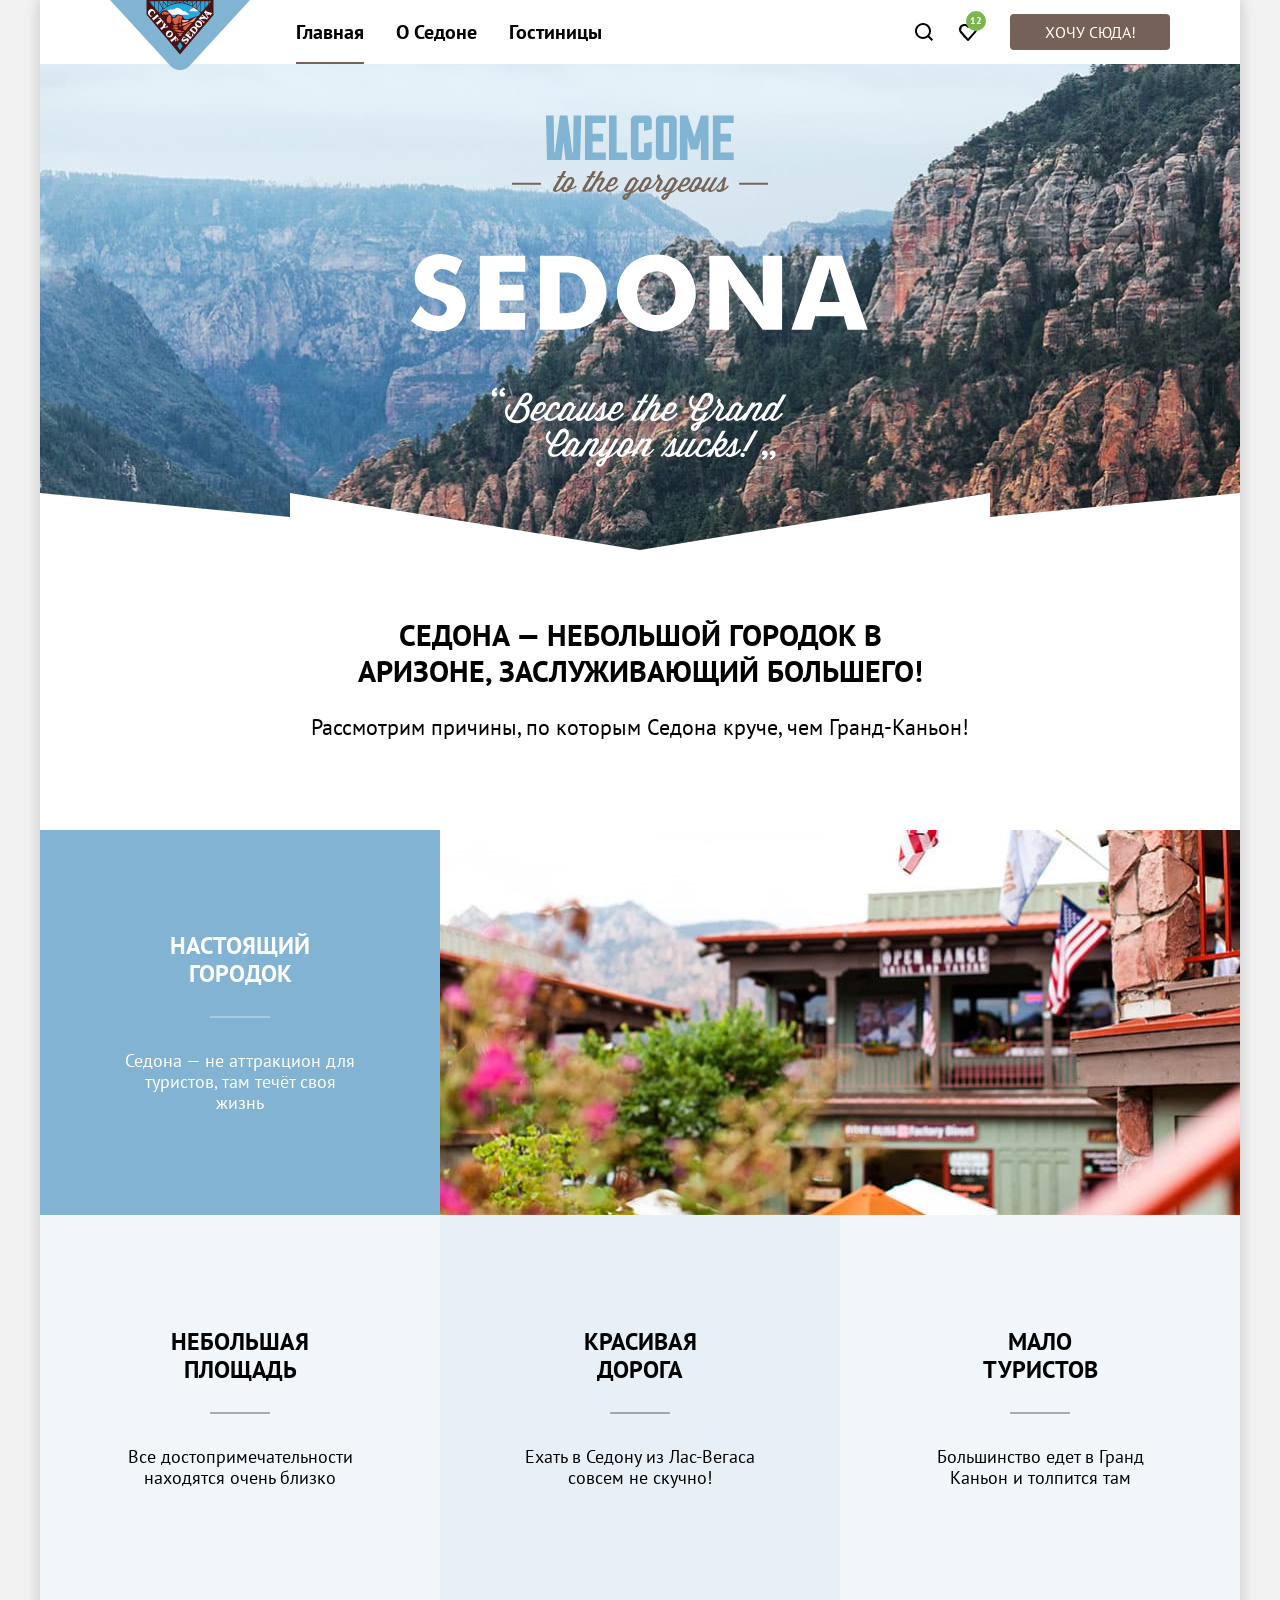
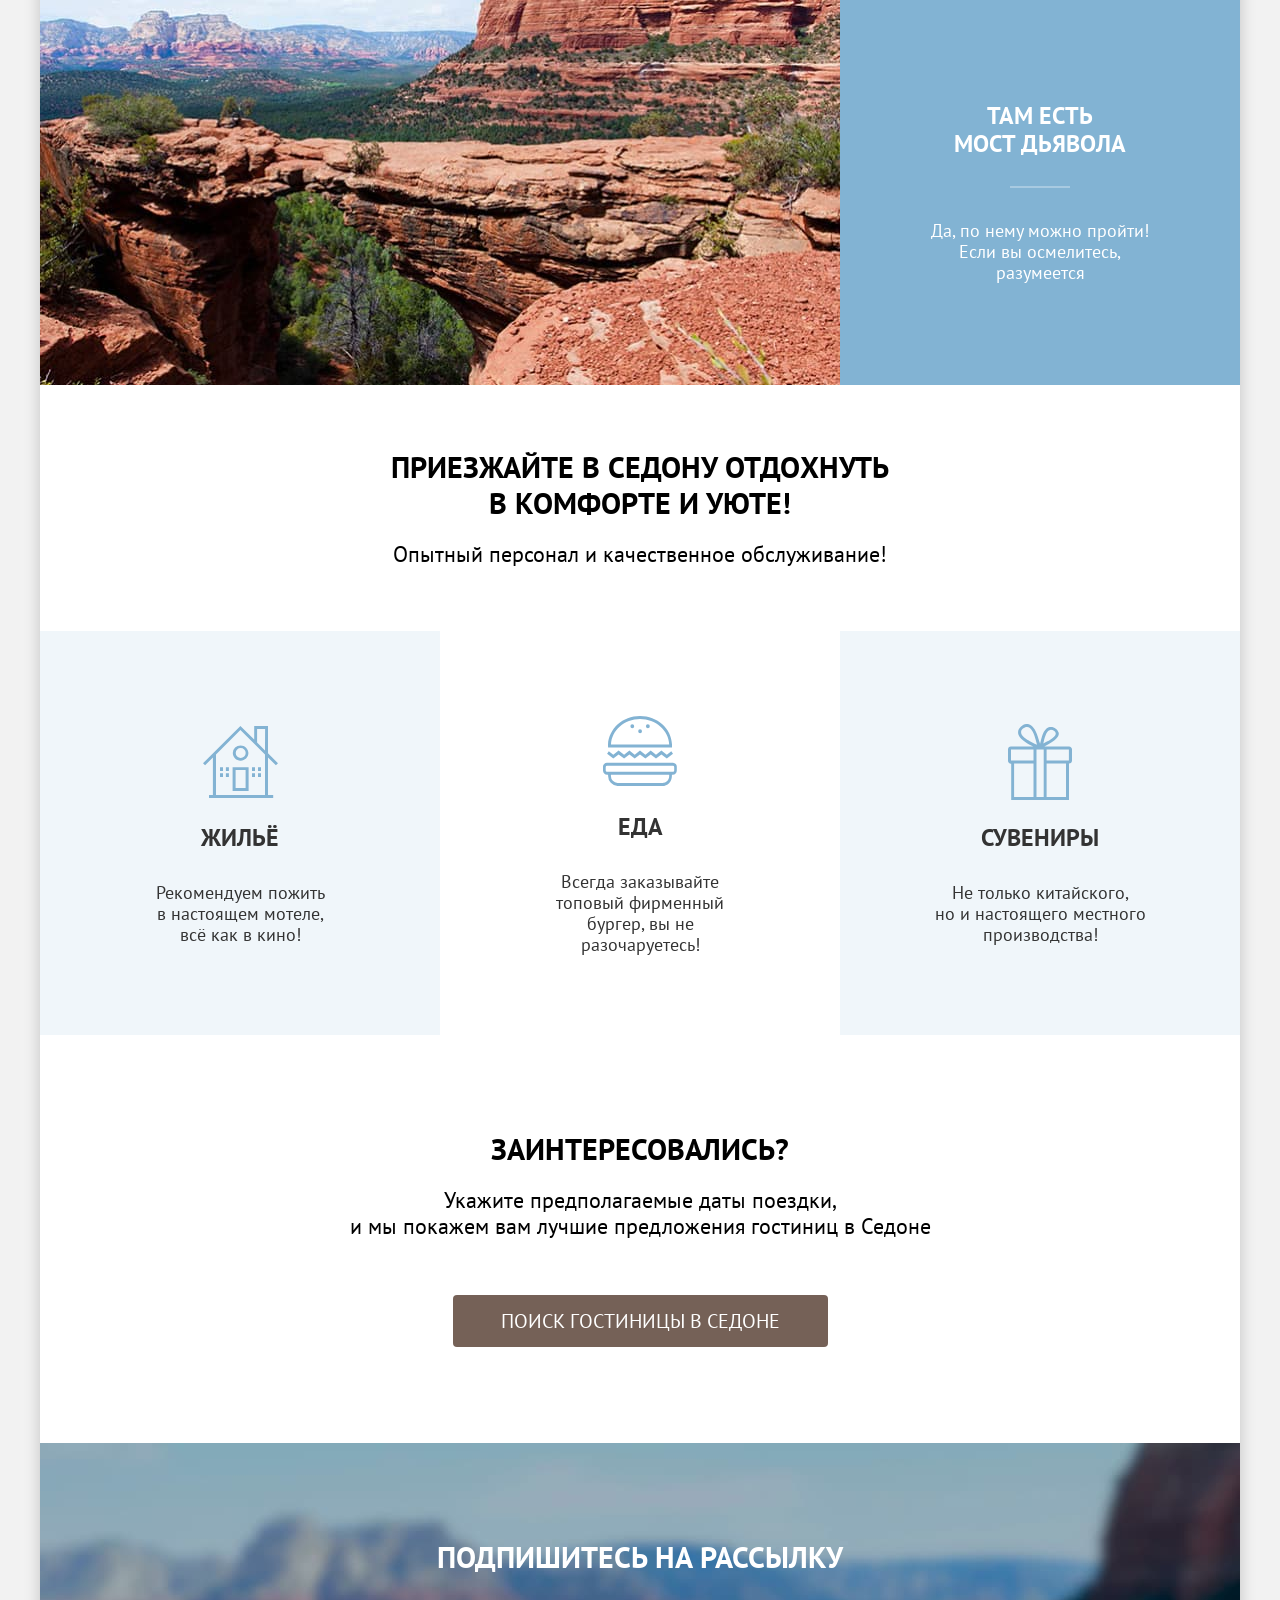
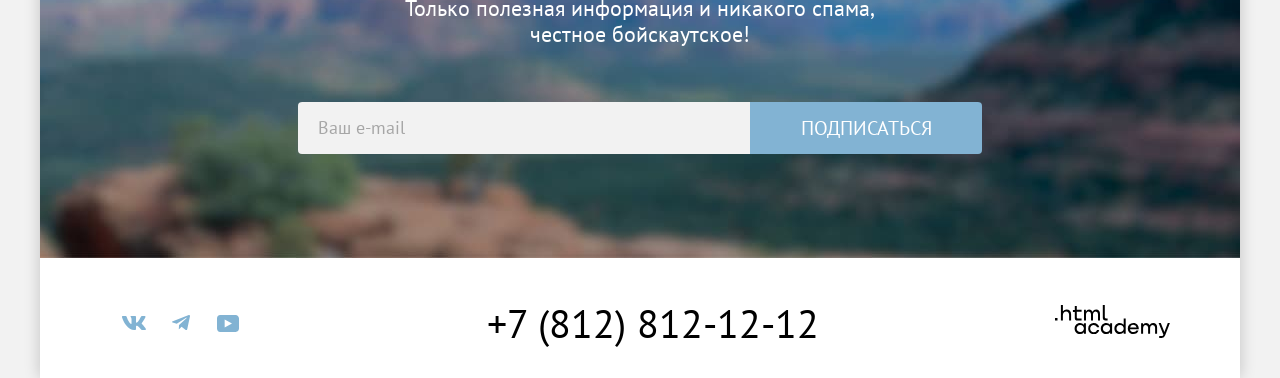
<file: index.html>
<!doctype html>
<html lang="ru">
  <head>
    <meta charset="utf-8" />
    <title>HTML Academy: Sedona</title>
    <link rel="stylesheet" href="styles/styles.css" />
    <link rel="icon" href="favicon.ico" sizes="32x32" />
    <script type="module" src="scripts/scripts.js"></script>
  </head>
  <body>
    <header class="page-header">
      <div class="page-header__container container">
        <div class="page-header__logo logo">
          <a class="logo__link">
            <img
              src="images/logo.svg"
              width="140"
              height="70"
              alt="Логотип Седона"
            />
          </a>
        </div>

        <nav class="page-header__navigation navigation">
          <ul class="navigation__list">
            <li class="navigation__item">
              <a class="navigation__link" aria-current="page">Главная</a>
            </li>
            <li class="navigation__item">
              <a href="#" class="navigation__link">О Седоне</a>
            </li>
            <li class="navigation__item">
              <a href="catalog.html" class="navigation__link">Гостиницы</a>
            </li>
          </ul>

          <ul class="navigation__list navigation__list--user">
            <li class="navigation__item">
              <a href="#" class="navigation__link navigation__link--search">
                <span class="visually-hidden">Поиск</span>
              </a>
            </li>
            <li class="navigation__item">
              <a href="#" class="navigation__link navigation__link--favorites">
                <span class="visually-hidden">Отелей в избранном:</span>
                <span class="navigation__favorites">12</span>
              </a>
            </li>
            <li class="navigation__item">
              <a href="#" class="navigation__button button button--brown"
                >Хочу сюда!</a
              >
            </li>
          </ul>
        </nav>
      </div>
    </header>

    <main class="page-main">
      <h1 class="visually-hidden">Седона - туры по США</h1>

      <div class="page-main__banner banner">
        <img
          src="images/welcome.svg"
          width="458"
          height="352"
          alt="Welcome to the gorgeous Sedona. Because theGrand Canyon sucks"
          class="promo__image"
        />
      </div>

      <div class="page-main__promo promo promo--big">
        <p class="promo__text">
          <b>Седона — небольшой городок в Аризоне, заслуживающий большего!</b>
        </p>

        <p>Рассмотрим причины, по которым Седона круче, чем Гранд-Каньон!</p>
      </div>

      <section class="page-main__features features">
        <h2 class="features__title visually-hidden">
          Почему Седона круче, чем Гранд-Каньон?
        </h2>

        <ul class="features__list">
          <li class="features__item">
            <section class="feature feature--with-image">
              <div class="feature__description">
                <h3>Настоящий городок</h3>
                <p>Седона — не аттракцион для туристов, там течёт своя жизнь</p>
              </div>

              <div class="feature__image">
                <img
                  src="images/features/photo-1.jpg"
                  width="800"
                  height="385"
                  alt="Дома Седоны"
                  class="feature__photo"
                />
              </div>
            </section>
          </li>

          <li class="features__item">
            <section class="feature">
              <div class="feature__description">
                <h3>Небольшая площадь</h3>
                <p>Все достопримечательности находятся очень близко</p>
              </div>
            </section>
          </li>

          <li class="features__item">
            <section class="feature">
              <div class="feature__description">
                <h3>Красивая<br />дорога</h3>
                <p>Ехать в Седону из Лас-Вегаса совсем не скучно!</p>
              </div>
            </section>
          </li>

          <li class="features__item">
            <section class="feature">
              <div class="feature__description">
                <h3>Мало<br />туристов</h3>
                <p>Большинство едет в Гранд Каньон и толпится там</p>
              </div>
            </section>
          </li>

          <li class="features__item">
            <section class="feature feature--with-image">
              <div class="feature__image">
                <img
                  src="images/features/photo-2.jpg"
                  width="800"
                  height="385"
                  alt="Мост дьявола"
                  class="feature__photo"
                />
              </div>

              <div class="feature__description">
                <h3>Там есть мост&nbsp;дьявола</h3>
                <p>Да, по нему можно пройти! Если вы осмелитесь, разумеется</p>
              </div>
            </section>
          </li>
        </ul>
      </section>

      <div class="page-main__promo promo">
        <p class="promo__text">
          <b>Приезжайте в Седону отдохнуть в&nbsp;комфорте и уюте!</b>
        </p>

        <p>Опытный персонал и качественное обслуживание!</p>
      </div>

      <section class="facilities">
        <h2 class="facilities__title visually-hidden">Удобства</h2>

        <ul class="facilities__list">
          <li class="facilities__item facilities__item--house">
            <h3>Жильё</h3>
            <p>
              Рекомендуем пожить в&nbsp;настоящем мотеле,<br />всё как в кино!
            </p>
          </li>

          <li class="facilities__item facilities__item--food">
            <h3>Еда</h3>
            <p>
              Всегда заказывайте<br />топовый фирменный бургер, вы не
              разочаруетесь!
            </p>
          </li>

          <li class="facilities__item facilities__item--gifts">
            <h3>Сувениры</h3>
            <p>
              Не только китайского, но&nbsp;и&nbsp;настоящего местного
              производства!
            </p>
          </li>
        </ul>
      </section>

      <div class="subscribe">
        <p>
          <b>Заинтересовались?</b>
        </p>

        <p>
          Укажите предполагаемые даты поездки,<br />и мы покажем вам лучшие
          предложения гостиниц в Седоне
        </p>

        <a
          href="#"
          class="subscribe__link button button--brown"
          id="hotel-search-btn"
          >Поиск гостиницы в седоне</a
        >
      </div>
    </main>

    <footer class="page-footer">
      <section class="page-footer__subscribe subscribe subscribe--with-bg">
        <div class="container subscribe__container">
          <h2>Подпишитесь на рассылку</h2>

          <p>
            Только полезная информация и никакого спама,<br />честное
            бойскаутское!
          </p>

          <form
            class="subscribe__form"
            action="https://echo.htmlacademy.ru/"
            method="post"
          >
            <input
              type="email"
              name="email"
              class="subscribe__field field"
              placeholder="Ваш e-mail"
              autocomplete="email"
              required
            />
            <button type="submit" class="subscribe__button button button--blue">
              Подписаться
            </button>
          </form>
        </div>
      </section>

      <div class="page-footer__container container">
        <section class="page-footer__social social">
          <h2 class="social__title visually-hidden">Мы в социальных сетях</h2>

          <ul class="social__list">
            <li class="social__item">
              <a href="#" class="social__link">
                <span class="visually-hidden">ВК</span>
                <svg
                  width="24"
                  height="14"
                  viewBox="0 0 24 14"
                  fill="none"
                  xmlns="http://www.w3.org/2000/svg"
                  aria-hidden="true"
                  focusable="false"
                >
                  <path
                    fill-rule="evenodd"
                    clip-rule="evenodd"
                    d="M23.45 0.948C23.616 0.402 23.45 0 22.655 0H20.03C19.362 0 19.054 0.347 18.887 0.73C18.887 0.73 17.552 3.926 15.661 6.002C15.049 6.604 14.771 6.795 14.437 6.795C14.27 6.795 14.019 6.604 14.019 6.057V0.948C14.019 0.292 13.835 0 13.279 0H9.151C8.734 0 8.483 0.304 8.483 0.593C8.483 1.214 9.429 1.358 9.526 3.106V6.904C9.526 7.737 9.373 7.888 9.039 7.888C8.149 7.888 5.984 4.677 4.699 1.003C4.45 0.288 4.198 0 3.527 0H0.9C0.15 0 0 0.347 0 0.73C0 1.412 0.89 4.8 4.145 9.281C6.315 12.341 9.37 14 12.153 14C13.822 14 14.028 13.632 14.028 12.997V10.684C14.028 9.947 14.186 9.8 14.715 9.8C15.105 9.8 15.772 9.992 17.33 11.467C19.11 13.216 19.403 14 20.405 14H23.03C23.78 14 24.156 13.632 23.94 12.904C23.702 12.18 22.852 11.129 21.725 9.882C21.113 9.172 20.195 8.407 19.916 8.024C19.527 7.533 19.638 7.314 19.916 6.877C19.916 6.877 23.116 2.451 23.449 0.948H23.45Z"
                    fill="currentColor"
                  />
                </svg>
              </a>
            </li>
            <li class="social__item">
              <a href="#" class="social__link">
                <span class="visually-hidden">Телеграмм</span>
                <svg
                  width="18"
                  height="16"
                  viewBox="0 0 18 16"
                  fill="none"
                  xmlns="http://www.w3.org/2000/svg"
                  aria-hidden="true"
                  focusable="false"
                >
                  <path
                    d="M16.785 0.0992597L0.840489 6.24776C-0.247661 6.68481 -0.241365 7.29184 0.640845 7.56253L4.73445 8.83953L14.2058 2.8637C14.6537 2.59121 15.0629 2.7378 14.7265 3.03636L7.05283 9.96185H7.05103L7.05283 9.96275L6.77045 14.1823C7.18413 14.1823 7.36669 13.9925 7.59871 13.7686L9.58705 11.8351L13.7229 14.89C14.4855 15.31 15.0332 15.0941 15.2229 14.1841L17.9379 1.38885C18.2158 0.274623 17.5126 -0.229883 16.785 0.0992597Z"
                    fill="currentColor"
                  />
                </svg>
              </a>
            </li>
            <li class="social__item">
              <a href="#" class="social__link">
                <span class="visually-hidden">YouTube</span>
                <svg
                  width="22"
                  height="17"
                  viewBox="0 0 22 17"
                  fill="none"
                  xmlns="http://www.w3.org/2000/svg"
                  aria-hidden="true"
                  focusable="false"
                >
                  <path
                    d="M18.607 0H3.17413C1.31343 0 0 1.59375 0 3.4V13.4937C0 15.4062 1.31343 17 3.17413 17H18.8259C20.4677 17 22 15.4062 22 13.6V3.4C21.7811 1.59375 20.4677 0 18.607 0ZM7.66169 12.5375V4.4625L14.995 8.5L7.66169 12.5375Z"
                    fill="currentColor"
                  />
                </svg>
              </a>
            </li>
          </ul>
        </section>

        <section class="page-footer__contacts contacts">
          <h2 class="contacts__title visually-hidden">Контакты</h2>

          <ul class="contacts__list">
            <li class="contacts__item">
              <a href="tel:78128121212" class="contacts__link"
                >+7 (812) 812-12-12</a
              >
            </li>
          </ul>
        </section>

        <div class="page-footer__academy academy">
          <a
            href="https://htmlacademy.ru/intensive/htmlcss"
            class="academy__link"
          >
            <span class="visually-hidden">HTML Academy логотип</span>
            <svg
              xmlns="http://www.w3.org/2000/svg"
              width="115"
              height="33"
              fill="none"
              viewBox="0 0 115 33"
            >
              <path
                fill="currentColor"
                d="M0 12.9v2.6h2.5v-2.6zM11.6 4.5Q9.2 4.6 8 6.2h-.1V0h-2v15.5h2v-5.3c0-2.1 1.3-3.6 3.3-3.6 1.8 0 2.9 1.4 2.9 3.2v5.7h2V9.4c.1-3-1.8-4.9-4.5-4.9M26.6 4.8h-4.8V1.1h-2v3.8h-1.9v2h1.9v6q0 2.6 2.7 2.7h4.1v-2h-3.7q-1 0-1.1-1.1V6.8h4.8zM41.1 4.6q-2.5 0-3.5 2.1h-.1a4 4 0 0 0-3.4-2.1Q32 4.8 31 6.4h-.1V4.8H29v10.6h2V10c0-2 1-3.5 2.6-3.5q2.3.1 2.4 2.6v6.3h2V9.8c0-2.4 1.4-3.3 2.6-3.3q2.3.1 2.4 2.6v6.3h2V8.9c.1-2.5-1.4-4.3-3.9-4.3M47.8 12.7q0 2.6 2.8 2.7h2v-2h-1.7q-1 0-1.1-1.1V0h-2zM28.9 19.7a5 5 0 0 0-3.9-1.8c-3.1 0-5.4 2.3-5.4 5.6s2.3 5.6 5.4 5.6q2.7-.1 3.8-1.9h.1v1.6h2V18.2h-2zm-3.6 7.4a3.5 3.5 0 0 1-3.6-3.6c0-2 1.4-3.6 3.6-3.6s3.6 1.6 3.6 3.6c0 1.9-1.4 3.6-3.6 3.6M44.2 22c-.5-2.4-2.6-4.1-5.4-4.1a5.4 5.4 0 0 0-5.6 5.6c0 3.1 2.2 5.6 5.6 5.6 2.8 0 4.9-1.8 5.4-4.2h-2.1a3.4 3.4 0 0 1-3.3 2.3 3.5 3.5 0 0 1-3.6-3.6c0-2 1.4-3.6 3.6-3.6q2.5.2 3.3 2.2h2.1zM55.1 19.7a5 5 0 0 0-3.9-1.8c-3.1 0-5.4 2.3-5.4 5.6s2.3 5.6 5.4 5.6q2.7-.1 3.8-1.9h.1v1.6h2V18.2h-2zm-3.6 7.4a3.5 3.5 0 0 1-3.6-3.6c0-2 1.4-3.6 3.6-3.6s3.6 1.6 3.6 3.6c0 1.9-1.5 3.6-3.6 3.6M68.7 19.8a5 5 0 0 0-3.9-1.9c-3.1 0-5.4 2.3-5.4 5.6s2.2 5.6 5.4 5.6q2.6-.1 3.8-1.8h.1v1.5h2V13.4h-2zm-3.6 7.3a3.5 3.5 0 0 1-3.6-3.6c0-2 1.4-3.6 3.6-3.6s3.6 1.6 3.6 3.6c-.1 2-1.5 3.6-3.6 3.6M78.3 17.9a5.4 5.4 0 0 0-5.5 5.6c0 3 2.1 5.6 5.5 5.6 2.5 0 4.5-1.3 5.2-3.6h-2.1q-.8 1.6-3 1.6c-1.9 0-3.3-1.3-3.4-2.9h8.8c.2-3.6-2-6.3-5.5-6.3m0 1.9q2.7.1 3.3 2.6h-6.5a3 3 0 0 1 3.2-2.6M98.2 17.9a4 4 0 0 0-3.6 2h-.1q-1-1.9-3.4-2-2.2 0-3.1 1.8v-1.5h-1.9v10.6h2v-5.4q.1-3.2 2.6-3.5 2.3.1 2.4 2.6v6.3h2v-5.6c0-2.4 1.4-3.3 2.6-3.3q2.3.1 2.4 2.6v6.3h2v-6.5c.1-2.6-1.4-4.4-3.9-4.4M109.4 27l-3.6-8.9h-2.2l4.8 11.6q-.3 1.3-1.7 1.2h-2.5v2h2.5q2.6 0 3.5-2.6l4.7-12.2h-2.1z"
              />
            </svg>
          </a>
        </div>
      </div>
    </footer>

    <dialog id="hotel-search-dialog" class="modal" closedby="any">
      <button
        class="modal__close button button--grey"
        type="button"
        id="close-button"
      >
        <span class="visually-hidden">Закрыть модальное окно</span>
      </button>

      <div class="hotel-search">
        <h2 class="hotel-search__title">Поиск гостиницы в Седоне</h2>

        <form
          class="hotel-search__form"
          method="post"
          action="https://echo.htmlacademy.ru/"
        >
          <label for="checkin-date" class="hotel-search__label"
            >Дата заезда:</label
          >
          <div class="hotel-search__date">
            <input
              type="text"
              id="checkin-date"
              name="checkin-date"
              class="hotel-search__field field"
              placeholder="Укажите дату"
              required
            />
          </div>

          <p
            class="hotel-search__notification notification notification--error"
          >
            Мы не можем отправить вас в прошлое.
          </p>

          <label for="checkout-date" class="hotel-search__label"
            >Дата выезда:</label
          >
          <div class="hotel-search__date">
            <input
              type="text"
              id="checkout-date"
              name="checkout-date"
              class="hotel-search__field field"
              placeholder="Укажите дату"
            />
          </div>

          <p class="hotel-search__notification notification">
            На эти даты есть свободные номера. Пока есть.
          </p>

          <label for="adults" class="hotel-search__label">Взрослые:</label>
          <p class="hotel-search__count">
            <button class="hotel-search__dec button button--grey" type="button">
              <span class="visually-hidden">Уменьшить количество</span>
              <span class="hotel-search__indicator"></span>
            </button>
            <input
              type="number"
              name="adults"
              id="adults"
              value="2"
              class="hotel-search__field field"
            />
            <button class="hotel-search__inc button button--grey" type="button">
              <span class="visually-hidden">Увеличить количество</span>
              <span class="hotel-search__indicator"></span>
            </button>
          </p>

          <div class="hotel-search__wrapper">
            <label
              for="children"
              class="hotel-search__label hotel-search__label--with-tooltip"
            >
              Дети:
            </label>

            <div class="hotel-search__tooltip tooltip">
              <button
                class="tooltip__button button button--blue"
                type="button"
                popovertarget="info-popover"
              >
                <span class="visually-hidden">Показать доп инфо</span>
              </button>

              <div class="tooltip__content" id="info-popover" popover>
                <p>
                  Укажите количество детей, которые будут с вами, возраст
                  которых от 6 до 18 лет. Дети до 6 лет размещаются бесплатно.
                </p>
              </div>
            </div>
          </div>

          <p class="hotel-search__count hotel-search__count--end">
            <button class="hotel-search__dec button button--grey" type="button">
              <span class="visually-hidden">Уменьшить количество</span>
              <span class="hotel-search__indicator"></span>
            </button>
            <input
              type="number"
              name="children"
              id="children"
              value="2"
              class="hotel-search__field field"
            />
            <button class="hotel-search__inc button button--grey" type="button">
              <span class="visually-hidden">Увеличить количество</span>
              <span class="hotel-search__indicator"></span>
            </button>
          </p>

          <button
            class="hotel-search__button button button--blue"
            type="submit"
          >
            Найти
          </button>
        </form>
      </div>
    </dialog>
  </body>
</html>
</file>
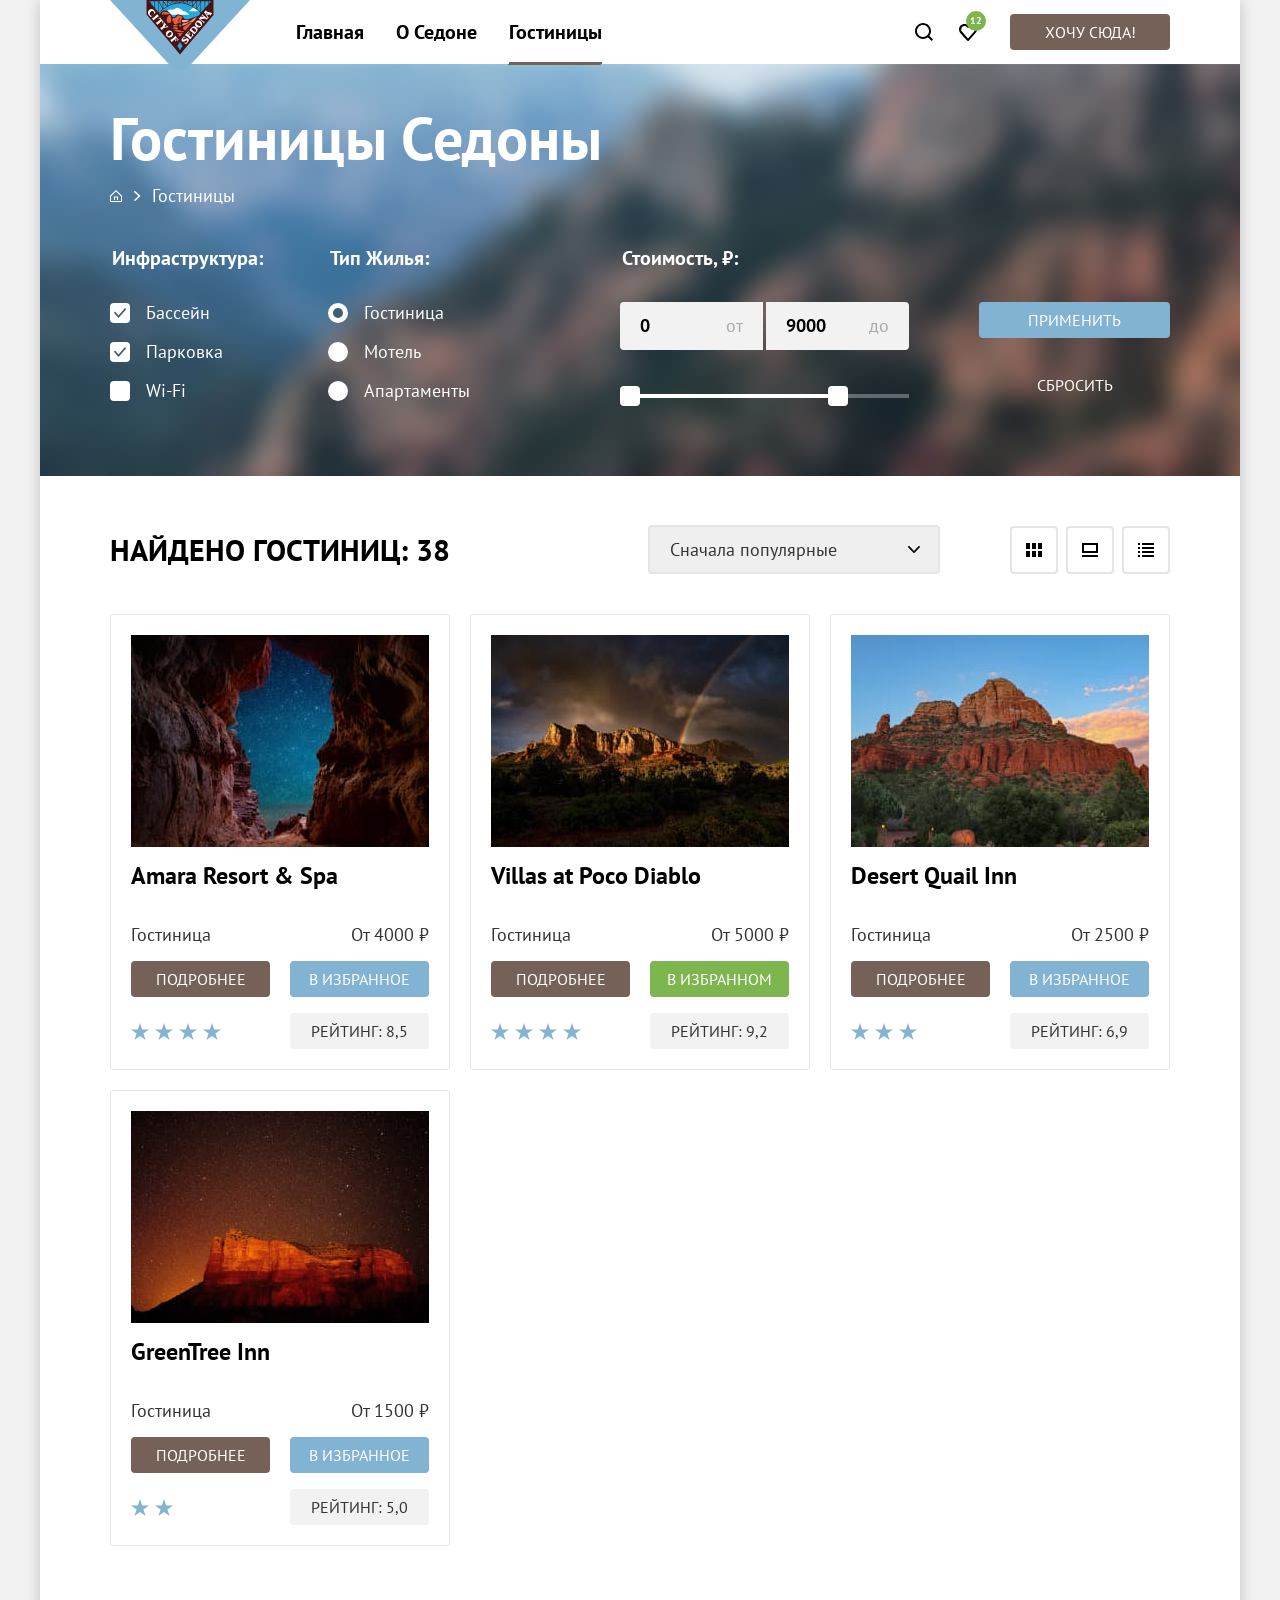
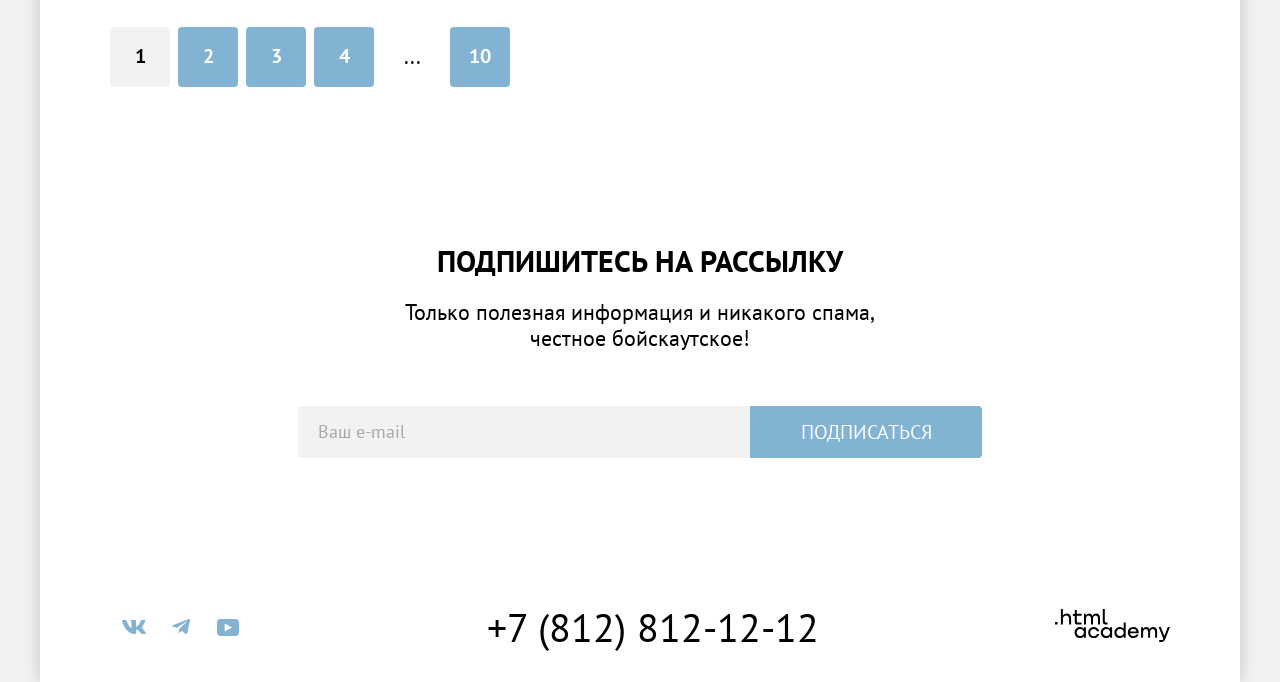
<file: catalog.html>
<!doctype html>
<html lang="ru">
  <head>
    <meta charset="utf-8" />
    <title>Каталог</title>
    <link rel="stylesheet" href="styles/styles.css" />
    <link rel="icon" href="favicon.ico" sizes="32x32" />
  </head>
  <body>
    <header class="page-header">
      <div class="page-header__container container">
        <div class="page-header__logo logo">
          <a href="index.html" class="logo__link">
            <img
              src="images/logo.svg"
              width="140"
              height="70"
              alt="Логотип Седона"
            />
          </a>
        </div>

        <nav class="page-header__navigation navigation">
          <ul class="navigation__list">
            <li class="navigation__item">
              <a class="navigation__link" href="index.html">Главная</a>
            </li>
            <li class="navigation__item">
              <a href="#" class="navigation__link">О Седоне</a>
            </li>
            <li class="navigation__item">
              <a class="navigation__link" aria-current="page">Гостиницы</a>
            </li>
          </ul>

          <ul class="navigation__list navigation__list--user">
            <li class="navigation__item">
              <a href="#" class="navigation__link navigation__link--search">
                <span class="visually-hidden">Поиск</span>
              </a>
            </li>
            <li class="navigation__item">
              <a href="#" class="navigation__link navigation__link--favorites">
                <span class="visually-hidden">Отелей в избранном:</span>
                <span class="navigation__favorites">12</span>
              </a>
            </li>
            <li class="navigation__item">
              <a href="#" class="navigation__button button button--brown"
                >Хочу сюда!</a
              >
            </li>
          </ul>
        </nav>
      </div>
    </header>

    <main class="page-main page-main--inner">
      <header class="page-main__header page-main__header--catalog">
        <div class="container">
          <h1 class="page-main__title">Гостиницы Седоны</h1>

          <div class="page-main__breadcrumbs breadcrumbs">
            <ul class="breadcrumbs__list">
              <li class="breadcrumbs__item">
                <a
                  href="index.html"
                  class="breadcrumbs__link breadcrumbs__link--index"
                >
                  <span class="visually-hidden">Главная</span>
                </a>
              </li>
              <li class="breadcrumbs__item">
                <a class="breadcrumbs__link">Гостиницы</a>
              </li>
            </ul>
          </div>

          <div class="page-main__filters filters">
            <form
              action="https://echo.htmlacademy.ru/"
              method="get"
              class="filters__form"
            >
              <div class="filters__column filters__column--left">
                <fieldset class="filters__group">
                  <legend class="filters__title">Инфраструктура:</legend>

                  <ul class="filters__list">
                    <li class="filters__item">
                      <label class="filters__control control">
                        <input
                          type="checkbox"
                          name="pool"
                          class="control__input control__input--checkbox"
                          checked
                        />
                        <span class="control__title">Бассейн</span>
                      </label>
                    </li>
                    <li class="filters__item">
                      <label class="filters__control control">
                        <input
                          type="checkbox"
                          name="parking"
                          class="control__input control__input--checkbox"
                          checked
                        />
                        <span class="control__title">Парковка</span>
                      </label>
                    </li>
                    <li class="filters__item">
                      <label class="filters__control control">
                        <input
                          type="checkbox"
                          name="wi-fi"
                          class="control__input control__input--checkbox"
                        />
                        <span class="control__title">Wi-Fi</span>
                      </label>
                    </li>
                  </ul>
                </fieldset>

                <fieldset class="filters__group">
                  <legend class="filters__title">Тип жилья:</legend>

                  <ul class="filters__list">
                    <li class="filters__item">
                      <label class="filters__control control">
                        <input
                          type="radio"
                          name="housing-type"
                          value="hotel"
                          class="control__input control__input--radio"
                          checked
                        />
                        <span class="control__title">Гостиница</span>
                      </label>
                    </li>
                    <li class="filters__item">
                      <label class="filters__control control">
                        <input
                          type="radio"
                          name="housing-type"
                          value="motel"
                          class="control__input control__input--radio"
                        />
                        <span class="control__title">Мотель</span>
                      </label>
                    </li>
                    <li class="filters__item">
                      <label class="filters__control control">
                        <input
                          type="radio"
                          name="housing-type"
                          value="apartments"
                          class="control__input control__input--radio"
                        />
                        <span class="control__title">Апартаменты</span>
                      </label>
                    </li>
                  </ul>
                </fieldset>
              </div>

              <div class="filters__column filters__column--right">
                <fieldset class="filters__group filters__group--price">
                  <legend class="filters__title">Стоимость, &#8381;:</legend>

                  <label for="price-min" class="filters__price">
                    <input
                      class="filters__field filters__field--min field"
                      type="number"
                      id="price-min"
                      name="price-min"
                      value="0"
                    />
                    <span>от</span>
                  </label>

                  <label for="price-max" class="filters__price">
                    <input
                      class="filters__field filters__field--max field"
                      type="number"
                      id="price-max"
                      name="price-max"
                      value="9000"
                    />
                    <span>до</span>
                  </label>

                  <div class="filters__range range">
                    <div class="range__track"></div>
                    <div class="range__controls" style="left: 0; right: 61px">
                      <button
                        type="button"
                        class="range__toggle range__toggle--min"
                      >
                        <span class="visually-hidden"
                          >Изменить минимальную цену</span
                        >
                      </button>

                      <button
                        type="button"
                        class="range__toggle range__toggle--max"
                      >
                        <span class="visually-hidden"
                          >Изменить максимальную цену</span
                        >
                      </button>
                    </div>
                  </div>
                </fieldset>

                <div class="filters__buttons">
                  <button
                    type="submit"
                    class="filters__button button button--blue"
                  >
                    Применить
                  </button>
                  <button
                    type="reset"
                    class="filters__button button button--transparent"
                  >
                    Сбросить
                  </button>
                </div>
              </div>
            </form>
          </div>
        </div>
      </header>

      <div class="container">
        <div class="page-main__handling handling">
          <p class="handling__text">
            <b>Найдено гостиниц: 38</b>
          </p>

          <select class="handling__sort" name="sort" aria-label="Сортировка">
            <option value="popular">Сначала популярные</option>
            <option value="cheap">Сначала дешёвые</option>
            <option value="expensive">Сначала дорогие</option>
          </select>

          <div class="handling__view" aria-label="Вид отображения">
            <a
              class="handling__button handling__button--tile button"
              href="catalog.html?view=tile"
            >
              <span class="visually-hidden">Плитка</span>
            </a>
            <a
              class="handling__button handling__button--card button"
              href="catalog.html?view=card"
            >
              <span class="visually-hidden">Карточка</span>
            </a>
            <a
              class="handling__button handling__button--list button"
              href="catalog.html?view=list"
            >
              <span class="visually-hidden">Список</span>
            </a>
          </div>
        </div>

        <section class="offers">
          <h2 class="visually-hidden">Найденные предложения гостиниц</h2>

          <ul class="offers__list">
            <li class="offers__item">
              <article class="offer">
                <div class="offer__image">
                  <img
                    src="images/hotels/hotel-1.jpg"
                    width="300"
                    height="212"
                    alt="Amara Resort & Spa"
                  />
                </div>

                <h3 class="offer__title">Amara Resort & Spa</h3>

                <dl class="offer__detail">
                  <dt>Гостиница</dt>
                  <dd>От 4000 ₽</dd>
                </dl>

                <footer class="offer__footer">
                  <div class="offer__links">
                    <a href="#" class="offer__link button button--brown"
                      >Подробнее</a
                    >
                    <a href="#" class="offer__link button button--blue"
                      >В избранное</a
                    >
                  </div>

                  <div class="offer__rating rating">
                    <p class="rating__stars rating__stars--4">
                      <span class="visually-hidden">Отель 4 звезды</span>
                    </p>
                    <span class="rating__value button button--grey"
                      >Рейтинг: 8,5</span
                    >
                  </div>
                </footer>
              </article>
            </li>

            <li class="offers__item">
              <article class="offer">
                <div class="offer__image">
                  <img
                    src="images/hotels/hotel-2.jpg"
                    width="300"
                    height="212"
                    alt="Villas at Poco Diablo"
                  />
                </div>

                <h3 class="offer__title">Villas at Poco Diablo</h3>

                <dl class="offer__detail">
                  <dt>Гостиница</dt>
                  <dd>От 5000 ₽</dd>
                </dl>

                <footer class="offer__footer">
                  <div class="offer__links">
                    <a href="#" class="offer__link button button--brown"
                      >Подробнее</a
                    >
                    <a href="#" class="offer__link button button--green"
                      >В избранном</a
                    >
                  </div>

                  <div class="offer__rating rating">
                    <span class="rating__stars rating__stars--4">
                      <span class="visually-hidden">Отель 4 звезды</span>
                    </span>
                    <span class="rating__value button button--grey"
                      >Рейтинг: 9,2</span
                    >
                  </div>
                </footer>
              </article>
            </li>

            <li class="offers__item">
              <article class="offer">
                <div class="offer__image">
                  <img
                    src="images/hotels/hotel-3.jpg"
                    width="300"
                    height="212"
                    alt="Desert Quail Inn"
                  />
                </div>

                <h3 class="offer__title">Desert Quail Inn</h3>

                <dl class="offer__detail">
                  <dt>Гостиница</dt>
                  <dd>От 2500 ₽</dd>
                </dl>

                <footer class="offer__footer">
                  <div class="offer__links">
                    <a href="#" class="offer__link button button--brown"
                      >Подробнее</a
                    >
                    <a href="#" class="offer__link button button--blue"
                      >В избранноe</a
                    >
                  </div>

                  <div class="offer__rating rating">
                    <span class="rating__stars rating__stars--3">
                      <span class="visually-hidden">Отель 3 звезды</span>
                    </span>
                    <span class="rating__value button button--grey"
                      >Рейтинг: 6,9</span
                    >
                  </div>
                </footer>
              </article>
            </li>

            <li class="offers__item">
              <article class="offer">
                <div class="offer__image">
                  <img
                    src="images/hotels/hotel-4.jpg"
                    width="300"
                    height="212"
                    alt="GreenTree Inn"
                  />
                </div>

                <h3 class="offer__title">GreenTree Inn</h3>

                <dl class="offer__detail">
                  <dt>Гостиница</dt>
                  <dd>От 1500 ₽</dd>
                </dl>

                <footer class="offer__footer">
                  <div class="offer__links">
                    <a href="#" class="offer__link button button--brown"
                      >Подробнее</a
                    >
                    <a href="#" class="offer__link button button--blue"
                      >В избранноe</a
                    >
                  </div>

                  <div class="offer__rating rating">
                    <span class="rating__stars rating__stars--2">
                      <span class="visually-hidden">Отель 2 звезды</span>
                    </span>
                    <span class="rating__value button button--grey"
                      >Рейтинг: 5,0</span
                    >
                  </div>
                </footer>
              </article>
            </li>
          </ul>
        </section>

        <div class="page-main__pagination pagination">
          <ul class="pagination__list">
            <li class="pagination__item pagination__item--current">
              <a class="pagination__link button button--grey">1</a>
            </li>

            <li class="pagination__item">
              <a href="#" class="pagination__link button button--blue">2</a>
            </li>

            <li class="pagination__item">
              <a href="#" class="pagination__link button button--blue">3</a>
            </li>

            <li class="pagination__item">
              <a href="#" class="pagination__link button button--blue">4</a>
            </li>

            <li class="pagination__item pagination__item--space">
              <span class="pagination__link button">...</span>
            </li>

            <li class="pagination__item">
              <a href="#" class="pagination__link button button--blue">10</a>
            </li>
          </ul>
        </div>
      </div>
    </main>

    <footer class="page-footer">
      <section class="page-footer__subscribe subscribe">
        <div class="container subscribe__container">
          <h2 class="subscribe__title">Подпишитесь на рассылку</h2>

          <p class="subscribe__text">
            Только полезная информация и никакого спама,<br />честное
            бойскаутское!
          </p>

          <form
            class="subscribe__form"
            action="https://echo.htmlacademy.ru/"
            method="post"
          >
            <input
              type="email"
              name="email"
              class="subscribe__field field"
              placeholder="Ваш e-mail"
              autocomplete="email"
            />
            <button type="submit" class="subscribe__button button button--blue">
              Подписаться
            </button>
          </form>
        </div>
      </section>

      <div class="page-footer__container container">
        <section class="page-footer__social social">
          <h2 class="social__title visually-hidden">Мы в социальных сетях</h2>

          <ul class="social__list">
            <li class="social__item">
              <a href="#" class="social__link">
                <span class="visually-hidden">ВК</span>
                <svg
                  width="24"
                  height="14"
                  viewBox="0 0 24 14"
                  fill="none"
                  xmlns="http://www.w3.org/2000/svg"
                  aria-hidden="true"
                  focusable="false"
                >
                  <path
                    fill-rule="evenodd"
                    clip-rule="evenodd"
                    d="M23.45 0.948C23.616 0.402 23.45 0 22.655 0H20.03C19.362 0 19.054 0.347 18.887 0.73C18.887 0.73 17.552 3.926 15.661 6.002C15.049 6.604 14.771 6.795 14.437 6.795C14.27 6.795 14.019 6.604 14.019 6.057V0.948C14.019 0.292 13.835 0 13.279 0H9.151C8.734 0 8.483 0.304 8.483 0.593C8.483 1.214 9.429 1.358 9.526 3.106V6.904C9.526 7.737 9.373 7.888 9.039 7.888C8.149 7.888 5.984 4.677 4.699 1.003C4.45 0.288 4.198 0 3.527 0H0.9C0.15 0 0 0.347 0 0.73C0 1.412 0.89 4.8 4.145 9.281C6.315 12.341 9.37 14 12.153 14C13.822 14 14.028 13.632 14.028 12.997V10.684C14.028 9.947 14.186 9.8 14.715 9.8C15.105 9.8 15.772 9.992 17.33 11.467C19.11 13.216 19.403 14 20.405 14H23.03C23.78 14 24.156 13.632 23.94 12.904C23.702 12.18 22.852 11.129 21.725 9.882C21.113 9.172 20.195 8.407 19.916 8.024C19.527 7.533 19.638 7.314 19.916 6.877C19.916 6.877 23.116 2.451 23.449 0.948H23.45Z"
                    fill="currentColor"
                  />
                </svg>
              </a>
            </li>
            <li class="social__item">
              <a href="#" class="social__link">
                <span class="visually-hidden">Телеграмм</span>
                <svg
                  width="18"
                  height="16"
                  viewBox="0 0 18 16"
                  fill="none"
                  xmlns="http://www.w3.org/2000/svg"
                  aria-hidden="true"
                  focusable="false"
                >
                  <path
                    d="M16.785 0.0992597L0.840489 6.24776C-0.247661 6.68481 -0.241365 7.29184 0.640845 7.56253L4.73445 8.83953L14.2058 2.8637C14.6537 2.59121 15.0629 2.7378 14.7265 3.03636L7.05283 9.96185H7.05103L7.05283 9.96275L6.77045 14.1823C7.18413 14.1823 7.36669 13.9925 7.59871 13.7686L9.58705 11.8351L13.7229 14.89C14.4855 15.31 15.0332 15.0941 15.2229 14.1841L17.9379 1.38885C18.2158 0.274623 17.5126 -0.229883 16.785 0.0992597Z"
                    fill="currentColor"
                  />
                </svg>
              </a>
            </li>
            <li class="social__item">
              <a href="#" class="social__link">
                <span class="visually-hidden">YouTube</span>
                <svg
                  width="22"
                  height="17"
                  viewBox="0 0 22 17"
                  fill="none"
                  xmlns="http://www.w3.org/2000/svg"
                  aria-hidden="true"
                  focusable="false"
                >
                  <path
                    d="M18.607 0H3.17413C1.31343 0 0 1.59375 0 3.4V13.4937C0 15.4062 1.31343 17 3.17413 17H18.8259C20.4677 17 22 15.4062 22 13.6V3.4C21.7811 1.59375 20.4677 0 18.607 0ZM7.66169 12.5375V4.4625L14.995 8.5L7.66169 12.5375Z"
                    fill="currentColor"
                  />
                </svg>
              </a>
            </li>
          </ul>
        </section>

        <section class="page-footer__contacts contacts">
          <h2 class="contacts__title visually-hidden">Контакты</h2>

          <ul class="contacts__list">
            <li class="contacts__item">
              <a href="tel:78128121212" class="contacts__link"
                >+7 (812) 812-12-12</a
              >
            </li>
          </ul>
        </section>

        <div class="page-footer__academy academy">
          <a
            href="https://htmlacademy.ru/intensive/htmlcss"
            class="academy__link"
          >
            <span class="visually-hidden">HTML Academy логотип</span>
            <svg
              xmlns="http://www.w3.org/2000/svg"
              width="115"
              height="33"
              fill="none"
              viewBox="0 0 115 33"
            >
              <path
                fill="currentColor"
                d="M0 12.9v2.6h2.5v-2.6zM11.6 4.5Q9.2 4.6 8 6.2h-.1V0h-2v15.5h2v-5.3c0-2.1 1.3-3.6 3.3-3.6 1.8 0 2.9 1.4 2.9 3.2v5.7h2V9.4c.1-3-1.8-4.9-4.5-4.9M26.6 4.8h-4.8V1.1h-2v3.8h-1.9v2h1.9v6q0 2.6 2.7 2.7h4.1v-2h-3.7q-1 0-1.1-1.1V6.8h4.8zM41.1 4.6q-2.5 0-3.5 2.1h-.1a4 4 0 0 0-3.4-2.1Q32 4.8 31 6.4h-.1V4.8H29v10.6h2V10c0-2 1-3.5 2.6-3.5q2.3.1 2.4 2.6v6.3h2V9.8c0-2.4 1.4-3.3 2.6-3.3q2.3.1 2.4 2.6v6.3h2V8.9c.1-2.5-1.4-4.3-3.9-4.3M47.8 12.7q0 2.6 2.8 2.7h2v-2h-1.7q-1 0-1.1-1.1V0h-2zM28.9 19.7a5 5 0 0 0-3.9-1.8c-3.1 0-5.4 2.3-5.4 5.6s2.3 5.6 5.4 5.6q2.7-.1 3.8-1.9h.1v1.6h2V18.2h-2zm-3.6 7.4a3.5 3.5 0 0 1-3.6-3.6c0-2 1.4-3.6 3.6-3.6s3.6 1.6 3.6 3.6c0 1.9-1.4 3.6-3.6 3.6M44.2 22c-.5-2.4-2.6-4.1-5.4-4.1a5.4 5.4 0 0 0-5.6 5.6c0 3.1 2.2 5.6 5.6 5.6 2.8 0 4.9-1.8 5.4-4.2h-2.1a3.4 3.4 0 0 1-3.3 2.3 3.5 3.5 0 0 1-3.6-3.6c0-2 1.4-3.6 3.6-3.6q2.5.2 3.3 2.2h2.1zM55.1 19.7a5 5 0 0 0-3.9-1.8c-3.1 0-5.4 2.3-5.4 5.6s2.3 5.6 5.4 5.6q2.7-.1 3.8-1.9h.1v1.6h2V18.2h-2zm-3.6 7.4a3.5 3.5 0 0 1-3.6-3.6c0-2 1.4-3.6 3.6-3.6s3.6 1.6 3.6 3.6c0 1.9-1.5 3.6-3.6 3.6M68.7 19.8a5 5 0 0 0-3.9-1.9c-3.1 0-5.4 2.3-5.4 5.6s2.2 5.6 5.4 5.6q2.6-.1 3.8-1.8h.1v1.5h2V13.4h-2zm-3.6 7.3a3.5 3.5 0 0 1-3.6-3.6c0-2 1.4-3.6 3.6-3.6s3.6 1.6 3.6 3.6c-.1 2-1.5 3.6-3.6 3.6M78.3 17.9a5.4 5.4 0 0 0-5.5 5.6c0 3 2.1 5.6 5.5 5.6 2.5 0 4.5-1.3 5.2-3.6h-2.1q-.8 1.6-3 1.6c-1.9 0-3.3-1.3-3.4-2.9h8.8c.2-3.6-2-6.3-5.5-6.3m0 1.9q2.7.1 3.3 2.6h-6.5a3 3 0 0 1 3.2-2.6M98.2 17.9a4 4 0 0 0-3.6 2h-.1q-1-1.9-3.4-2-2.2 0-3.1 1.8v-1.5h-1.9v10.6h2v-5.4q.1-3.2 2.6-3.5 2.3.1 2.4 2.6v6.3h2v-5.6c0-2.4 1.4-3.3 2.6-3.3q2.3.1 2.4 2.6v6.3h2v-6.5c.1-2.6-1.4-4.4-3.9-4.4M109.4 27l-3.6-8.9h-2.2l4.8 11.6q-.3 1.3-1.7 1.2h-2.5v2h2.5q2.6 0 3.5-2.6l4.7-12.2h-2.1z"
              />
            </svg>
          </a>
        </div>
      </div>
    </footer>
  </body>
</html>
</file>
<file: styles/styles.css>
@font-face {
  font-family: "PT Sans";
  font-style: normal;
  font-weight: 400;
  src: url("../fonts/ptsans-400.woff2") format("woff2");
  font-display: swap;
}

@font-face {
  font-family: "PT Sans";
  font-style: normal;
  font-weight: 700;
  src: url("../fonts/ptsans-700.woff2") format("woff2");
  font-display: swap;
}

:root {
  --brown-bg: #756157;
  --blue-bg: #82b3d3;
  --color-blue-hover: #68a2ca;
  --color-grey-hover: #e6e6e6;
  --grey-bg: #f2f2f2;
  --green-bg: #7db54f;
  --color-secondary: #333333;
  --light-blue-bg: rgba(131, 179, 211, 0.12);
  --fz-h2: 30px;
  --lh-h2: 36px;
  --btn-border-radius: 4px;
  --border-handling: 2px solid #e5e5e5;
}

.visually-hidden {
  position: absolute;
  width: 1px;
  height: 1px;
  margin: -1px;
  padding: 0;
  border: 0;
  clip: rect(0 0 0 0);
  overflow: hidden;
}

html {
  height: 100%;
  background-color: var(--grey-bg);
}

body {
  display: flex;
  flex-direction: column;
  margin: 0 auto;
  max-width: 1200px;
  min-height: 100%;

  font-family: "PT Sans", sans-serif;
  font-size: 18px;
  line-height: 21px;
  color: #000000;

  background-color: #ffffff;
  box-shadow: 0 0 15px 0 rgba(0, 0, 0, 0.2);
}

h1 {
  margin: 0;
  font-weight: 700;
  font-size: 60px;
  line-height: 78px;
}

img {
  max-width: 100%;
}

.page-main {
  flex-grow: 1;
}

.page-main--inner {
  margin-bottom: 20px;
}

.container {
  margin: 0 auto;
  max-width: 1060px;
}

.button {
  box-sizing: border-box;
  display: inline-block;
  padding: 8px;
  min-height: 36px;

  font: inherit;
  color: inherit;
  font-size: 16px;
  line-height: 20px;
  text-align: center;
  text-decoration: none;
  text-transform: uppercase;
  vertical-align: middle;
  word-break: normal;
  overflow-wrap: anywhere;

  border: none;
  border-radius: var(--btn-border-radius);
  cursor: pointer;
}

.button:active:not([disabled]) {
  color: rgba(255, 255, 255, 0.3);
}

.button[disabled] {
  background-color: #e5e5e5;
}

.button--brown {
  color: #ffffff;
  background-color: var(--brown-bg);
}

.button--brown:hover,
.button--brown:focus-visible {
  background-color: #615048;
  outline: none;
}

.button--blue {
  color: #ffffff;
  background-color: var(--blue-bg);
}

.button--blue:hover,
.button--blue:focus-visible {
  background-color: var(--color-blue-hover);
  outline: none;
}

.button--green {
  color: #ffffff;
  background-color: var(--green-bg);
}

.button--green:hover,
.button--green:focus-visible {
  background-color: #6c9e42;
  outline: none;
}

.button--transparent {
  border: 3px solid transparent;
  background-color: transparent;
}

.button--transparent:hover {
  opacity: 0.6;
}

.button--transparent:active {
  opacity: 0.3;
}

.button--transparent:focus-visible {
  outline: none;
  border-color: #83b3d3;
}

.button--transparent[disabled] {
  opacity: 0.1;
}

.button--grey {
  background-color: var(--grey-bg);
}

.field {
  box-sizing: border-box;
  margin: 0;
  padding: 12px 20px;

  font: inherit;
  font-size: 18px;
  line-height: 24px;

  border: none;
  border-radius: var(--btn-border-radius);
  background-color: var(--grey-bg);
}

.field:hover {
  background-color: var(--color-grey-hover);
}

.field:focus-visible {
  background-color: var(--color-grey-hover);
  outline: 3px solid var(--blue-bg);
}

.field::placeholder {
  font: inherit;
  opacity: 0.6;
}

.range {
  position: relative;
  height: 20px;
}

.range__track {
  position: absolute;
  top: 50%;
  left: 0;
  right: 0;

  height: 4px;

  background-color: #ffffff;
  opacity: 0.3;
  transform: translateY(-50%);
}

.range__controls {
  position: absolute;
  top: 50%;
  left: 0;
  right: 0;

  display: flex;
  height: 4px;

  background-color: #ffffff;
  transform: translateY(-50%);
}

.range__toggle {
  position: absolute;
  top: 50%;

  padding: 0;
  width: 20px;
  height: 20px;

  background-color: #ffffff;
  border: none;
  border-radius: var(--btn-border-radius);
  transform: translateY(-50%);
  cursor: pointer;
}

.range__toggle:hover {
  box-shadow: 0 4px 10px 0 rgba(0, 0, 0, 0.25);
}

.range__toggle:focus {
  outline: 3px solid var(--blue-bg);
  box-shadow: 0 4px 10px 0 rgba(0, 0, 0, 0.25);
}

.range__toggle:active {
  outline-width: 2px;
  box-shadow: 0 7px 15px 0 rgba(0, 0, 0, 0.4);
}

.range__toggle--min {
  left: 0;
}

.range__toggle--max {
  right: 0;
}

.range__progress {
  display: block;
}

.navigation {
  flex-grow: 1;
  display: flex;
}

.navigation__list {
  display: flex;
  flex-wrap: wrap;
  margin: 0;
  padding: 0;
}

.navigation__list--user {
  margin-left: auto;
  align-items: center;
}

.navigation__list--user .navigation__link {
  padding: 0;
  width: 44px;
  height: 64px;

  background-repeat: no-repeat;
  background-position: center;
}

.navigation__list--user .navigation__item:last-child {
  margin-left: 20px;
}

.navigation__item {
  list-style: none;
}

.navigation__link {
  position: relative;

  display: block;
  padding: 20px 16px;

  color: inherit;
  font-weight: 700;
  font-size: 20px;
  line-height: 24px;
  text-decoration: none;
}

.navigation__list:not(.navigation__list--user) .navigation__link:hover::after,
.navigation__list:not(.navigation__list--user) .navigation__link:focus::after,
.navigation__list:not(.navigation__list--user) .navigation__link:not([href])::after {
  content: "";
  position: absolute;
  left: 16px;
  right: 16px;
  bottom: 0;
  height: 2px;
  background-color: var(--brown-bg);
}

.navigation__link--search {
  background-image: url("../images/icons/icon-search.svg");
}

.navigation__link--favorites {
  background-image: url("../images/icons/icon-favorite.svg");
}

.navigation__button {
  min-width: 160px;
}

.navigation__favorites {
  position: absolute;
  top: 11px;
  right: 4px;

  width: 20px;
  height: 20px;

  text-align: center;
  vertical-align: middle;
  color: #ffffff;
  font-size: 10px;
  line-height: 20px;

  background-color: var(--green-bg);
  border-radius: 50%;
}

.banner {
  position: relative;

  padding: 51px;
  padding-bottom: 79px;

  color: #ffffff;
  text-align: center;

  background-color: var(--light-blue-bg);
  background-image: url("../images/backgrounds/bg-welcome.jpg");
  background-repeat: no-repeat;
  background-position: center;
  background-size: cover;
}

.banner::after {
  content: "";
  position: absolute;
  left: 0;
  right: 0;
  bottom: 0;

  height: 57px;

  background-image: url("../images/welcome-gradient.svg");
  background-repeat: no-repeat;
  background-position: bottom;
}

.promo {
  padding: 64px;
  font-size: 22px;
  line-height: 26px;
  text-align: center;
}

.promo--big {
  margin-bottom: 21px;
  padding-top: 67px;
  padding-bottom: 69px;
}

.promo p {
  margin-top: 0;
  margin-bottom: 20px;
}

.promo p:last-child {
  margin-bottom: 0;
}

.promo--big p {
  margin-bottom: 25px;
}

.promo__text {
  margin: 0 auto;
  max-width: 620px;

  font-weight: 700;
  font-size: var(--fz-h2);
  line-height: var(--lh-h2);
  text-align: center;
  text-transform: uppercase;
}

.features__list {
  display: grid;
  grid-template-columns: repeat(3, 1fr);
  margin: 0;
  padding: 0;
  list-style: none;
}

.features__item {
  grid-column: span 1;
  text-align: center;
}

.features__item:nth-child(2n) {
  background-color: var(--light-blue-bg);
}

.features__item:nth-child(2n-1) {
  background-color: rgba(131, 179, 211, 0.2);
}

.features__item:first-child,
.features__item:last-child {
  grid-column: 1 / -1;
  color: #ffffff;
  background-color: var(--blue-bg);
}

.feature {
  display: flex;
}

.feature--with-image {
  display: grid;
  grid-template-columns: repeat(3, 1fr);
}

.feature--with-image .feature__image {
  grid-column: span 2;
}

.feature__description {
  display: flex;
  flex-direction: column;
  justify-content: center;
  align-items: center;
  box-sizing: border-box;
  padding: 84px;
  min-height: 385px;
}

.feature__description h3 {
  position: relative;

  margin: 0;
  margin-bottom: 38px;

  font-weight: 700;
  font-size: 24px;
  line-height: 28px;
  text-transform: uppercase;
}

.feature__description h3::after {
  content: "";
  position: absolute;
  left: 50%;
  bottom: -30px;

  width: 60px;
  height: 2px;

  background-color: #000000;
  opacity: 0.3;
  transform: translate(-50%);
}

.features__item:first-child h3::after,
.features__item:last-child h3::after {
  background-color: #ffffff;
}

.feature__description p {
  margin: 0;
  margin-top: 24px;
  vertical-align: middle;
}

.feature__image img {
  display: block;
  max-width: 100%;
}

.facilities__list {
  display: grid;
  grid-template-columns: repeat(3, 1fr);
  margin: 0;
  padding: 0;
  list-style: none;
}

.facilities__item {
  display: flex;
  flex-direction: column;
  justify-content: center;
  align-items: center;
  padding: 80px 85px;

  color: var(--color-secondary);
  text-align: center;
}

.facilities__item:nth-child(2n - 1) {
  background-color: var(--light-blue-bg);
}

.facilities__item::before {
  content: "";
  display: block;
  margin-bottom: 22px;
  width: 80px;
  height: 80px;

  background-repeat: no-repeat;
  background-position: center;
}

.facilities__item--house::before {
  background-image: url("../images/facilities/house.svg");
}

.facilities__item--food::before {
  background-image: url("../images/facilities/food.svg");
}

.facilities__item--gifts::before {
  background-image: url("../images/facilities/gift.svg");
}

.facilities__item h3 {
  margin: 0;
  margin-bottom: 22px;

  font-weight: 700;
  font-size: 24px;
  line-height: 28px;
  text-transform: uppercase;
}

.facilities__item p {
  margin: 0;
  margin-top: 8px;
}

.subscribe {
  margin: 0 auto;
  padding: 96px;
  text-align: center;
}

.subscribe--with-bg {
  color: #ffffff;
  background-color: var(--blue-bg);
  background-image: url("../images/backgrounds/bg-subscribe.jpg");
  background-repeat: no-repeat;
  background-position: center;
  background-size: cover;
}

.subscribe p {
  margin: 0;
  margin-bottom: 20px;

  font-size: 22px;
  line-height: 26px;
}

.subscribe p:last-child {
  margin-bottom: 0;
}

.subscribe b,
.subscribe h2 {
  font-size: var(--fz-h2);
  line-height: var(--lh-h2);
  text-transform: uppercase;
}

.subscribe h2 {
  margin: 0;
  margin-bottom: 20px;
}

.subscribe__link {
  margin-top: 36px;
  min-width: 375px;

  font-size: 20px;
  line-height: 36px;
}

.subscribe__form {
  display: flex;
  margin: 0 auto;
  margin-top: 55px;
  max-width: 684px;
}

.subscribe__field {
  flex-grow: 1;
  border-top-right-radius: 0;
  border-bottom-right-radius: 0;
}

.subscribe__button {
  width: 232px;

  font-size: 20px;
  line-height: 36px;

  border-top-left-radius: 0;
  border-bottom-left-radius: 0;
}

.social__list {
  display: flex;
  flex-wrap: wrap;
  margin: 0;
  padding: 0;
  max-width: 141px;
  list-style: none;
}

.social__link {
  display: flex;
  justify-content: center;
  align-items: center;
  width: 47px;
  height: 40px;

  color: var(--blue-bg);
  text-decoration: none;
}

.social__link:hover {
  color: var(--color-blue-hover);
}

.social__link:focus-visible {
  color: var(--color-blue-hover);
  outline: none;
}

.social__link:active {
  opacity: 0.3;
}

.contacts__list {
  margin: 0;
  padding: 0;
  list-style: none;
}

.contacts__link {
  font-size: 40px;
  line-height: 1;
  color: inherit;
  text-decoration: none;
}

.academy__link {
  color: inherit;
}

.contacts__link:hover,
.academy__link:hover {
  color: var(--brown-bg);
}

.contacts__link:focus-visible,
.academy__link:focus-visible {
  color: var(--brown-bg);
  outline: none;
}

.contacts__link:active,
.academy__link:active {
  opacity: 0.3;
}

.page-main__header {
  margin-bottom: 49px;
  padding-top: 35px;
  padding-bottom: 70px;
}

.page-main__header--catalog {
  color: #ffffff;
  background-color: var(--blue-bg);
  background-image: url("../images/backgrounds/bg-filter.jpg");
  background-position: center;
  background-repeat: no-repeat;
  background-size: cover;
}

.page-main__title {
  margin-bottom: 8px;
}

.page-main__breadcrumbs {
  margin-bottom: 40px;
}

.page-main__handling {
  margin-bottom: 40px;
}

.breadcrumbs__list {
  display: flex;
  flex-wrap: wrap;
  margin: 0;
  padding: 0;
  list-style: none;
}

.breadcrumbs__item:not(:first-child) {
  display: flex;
  align-items: center;
}

.breadcrumbs__item:not(:first-child)::before {
  content: "";

  display: block;
  margin-left: 12px;
  margin-right: 11px;
  width: 7px;
  height: 10px;

  background-image: url("../images/icons/icon-arrow-right.svg");
  background-repeat: no-repeat;
  background-position: center;
}

.breadcrumbs__link {
  color: inherit;
  text-decoration: none;
}

.breadcrumbs__link--index {
  display: block;
  width: 12px;
  height: 100%;
  background-image: url("../images/icons/icon-house.svg");
  background-repeat: no-repeat;
  background-position: center;
}

.filters__group {
  margin: 0;
  padding: 0;
  max-width: 155px;

  word-break: normal;
  overflow-wrap: anywhere;

  border: none;
}

.filters__group--price {
  display: grid;
  grid-template-columns: 1fr 1fr;
  column-gap: 3px;
}

.filters__form {
  display: flex;
  justify-content: space-between;
}

.filters__column {
  display: flex;
  justify-content: space-between;
}

.filters__column--left {
  width: 360px;
}

.filters__column--right {
  width: 550px;
}

.filters__title {
  margin-bottom: 32px;
  font-weight: 700;
  font-size: 20px;
  line-height: 24px;
  text-transform: capitalize;
}

.filters__list {
  margin: 0;
  padding: 0;
  list-style: none;
}

.filters__item:not(:last-child) {
  margin-bottom: 18px;
}

.control {
  display: flex;
  align-items: center;
  gap: 16px;
  cursor: pointer;
}

.control:hover {
  opacity: 0.6;
}

.control:active {
  opacity: 0.3;
}

.control__input {
  flex-shrink: 0;
  margin: 0;
  width: 20px;
  height: 20px;

  background-color: #ffffff;
  appearance: none;
  cursor: pointer;
}

.control__input:focus {
  outline: 3px solid var(--blue-bg);
}

.control__input--checkbox {
  border-radius: var(--btn-border-radius);
}

.control__input--checkbox:checked {
  background-image: url("../images/icons/icon-check.svg");
  background-position: center;
  background-repeat: no-repeat;
}

.control__input--radio {
  border-radius: 50%;
}

.control__input--radio:checked::before {
  content: "";
  position: relative;
  top: 50%;
  left: 50%;

  display: block;
  width: 10px;
  height: 10px;

  border-radius: 50%;
  background-color: #3f5e72;
  transform: translate(-50%, -50%);
}

.filters__field {
  box-sizing: border-box;
  padding-right: 45px;
  width: 143px;

  font-weight: 700;

  border: none;
  appearance: textfield;
}

.filters__field::-webkit-outer-spin-button,
.filters__field::-webkit-inner-spin-button {
  appearance: none;
  margin: 0;
}

.filters__field--min {
  border-top-right-radius: 0;
  border-bottom-right-radius: 0;
}

.filters__field--max {
  border-top-left-radius: 0;
  border-bottom-left-radius: 0;
}

.filters__price {
  position: relative;
}

.filters__price span {
  position: absolute;
  top: 50%;
  right: 20px;

  line-height: 24px;
  vertical-align: middle;
  text-align: right;
  color: rgba(0, 0, 0, 0.3);

  transform: translateY(-50%);
}

.filters__range {
  grid-column: span 2;
  margin-top: 36px;
}

.filters__buttons {
  align-self: flex-end;
  max-width: 191px;
}

.filters__button {
  width: 100%;
}

.filters__button:last-child {
  margin-top: 26px;
}

.handling {
  display: flex;
  align-items: center;
}

.handling__text {
  margin: 0;
  margin-right: auto;

  font-weight: 700;
  font-size: var(--fz-h2);
  line-height: var(--lh-h2);
  text-transform: uppercase;
}

.handling__sort {
  margin-right: 70px;
  padding: 12px 20px;
  width: 292px;

  font: inherit;
  color: var(--color-secondary);

  border: var(--border-handling);
  border-radius: var(--btn-border-radius);
  appearance: none;
  cursor: pointer;
  background-image: url("../images/icons/icon-arrow-down.svg");
  background-repeat: no-repeat;
  background-position: right 18px center;
}

.handling__sort:hover {
  border-color: var(--color-blue-hover);
}

.handling__sort:focus-visible {
  outline: none;
  border-color: var(--color-blue-hover);
}

.handling__sort:disabled {
  border-color: #000000;
  opacity: 0.3;
  cursor: initial;
}

.handling__view {
  display: flex;
  flex-wrap: wrap;
  gap: 8px;
  width: 160px;
}

.handling__button {
  width: 48px;
  height: 48px;

  border: var(--border-handling);
  background-repeat: no-repeat;
  background-position: center;
}

.handling__button:hover,
.handling__button:active {
  border-color: #000000;
}

.handling__button:focus-visible {
  outline: none;
  border-color: var(--color-blue-hover);
}

.handling__button--tile {
  background-image: url("../images/icons/icon-tile.svg");
}

.handling__button--card {
  background-image: url("../images/icons/icon-card.svg");
}

.handling__button--list {
  background-image: url("../images/icons/icon-list.svg");
}

.offers {
  margin-bottom: 41px;
}

.offers__list {
  display: grid;
  grid-template-columns: repeat(3, 1fr);
  gap: 20px;
  margin: 0;
  padding: 0;
  list-style: none;
}

.offers__item {
  display: grid;
}

.offer {
  display: flex;
  flex-direction: column;
  padding: 20px;

  border: 1px solid var(--color-grey-hover);
  border-radius: var(--btn-border-radius);
}

.offer__image img {
  display: block;
  margin-bottom: 15px;
  object-fit: cover;
  object-position: center;
}

.offer__title {
  margin: 0;
  margin-bottom: 16px;

  font-weight: 700;
  font-size: 24px;
  line-height: 28px;
}

.offer__detail {
  display: grid;
  grid-template-columns: 1fr 1fr;
  margin-bottom: 16px;
  color: var(--color-secondary);
}

.offer__detail dd {
  margin: 0;
  text-align: right;
}

.offer__footer {
  margin-top: auto;
}

.offer__links {
  display: grid;
  grid-template-columns: 1fr 1fr;
  gap: 20px;
  margin-bottom: 16px;
}

.rating {
  display: grid;
  grid-template-columns: 1fr 1fr;
  gap: 20px;
  align-items: center;
}

.rating__stars {
  margin: 0;
  height: 17px;

  background-image: url("../images/icons/icon-star.svg");
  background-size: 24px 17px;
  background-position: -3px 0;
}

.rating__stars--2 {
  width: 42px;
}

.rating__stars--3 {
  width: 66px;
}

.rating__stars--4 {
  width: 90px;
}

.rating__value {
  color: var(--color-secondary);
}

.pagination {
  padding: 40px 0;
}

.pagination__list {
  display: flex;
  gap: 8px;
  margin: 0;
  padding: 0;
  list-style: none;
}

.pagination__item {
  color: #ffffff;
}

.pagination__item--current,
.pagination__item--space {
  color: inherit;
  pointer-events: none;
}

.pagination__link {
  width: 60px;
  height: 60px;

  font-weight: 700;
  font-size: 20px;
  line-height: 42px;
  color: inherit;
  text-align: center;
  text-decoration: none;
  text-transform: uppercase;
}

.pagination__item--space .pagination__link {
  font-weight: 400;
  font-size: 22px;
}

.page-header__container {
  display: flex;
}

.page-header__logo {
  margin-right: 30px;
  max-height: 64px;
  z-index: 10;
}

.page-footer__container {
  display: flex;
  flex-wrap: wrap;
  justify-content: space-between;
  align-items: center;
  padding-top: 45px;
  padding-bottom: 35px;
}

.page-footer__subscribe {
  padding-bottom: 104px;
}

.modal {
  box-sizing: border-box;
  max-width: 717px;
  padding: 64px 70px;

  color: #000000;
  border: none;
  border-radius: 30px;
  background-color: #ffffff;
  box-shadow: 0 25px 50px 0 rgba(0, 0, 0, 0.15);
}

.modal::backdrop {
  background: rgba(242, 242, 242, 0.8);
}

.modal__close {
  position: absolute;
  top: 64px;
  right: 52px;

  width: 52px;
  height: 52px;

  border-radius: 50%;
}

.modal__close:hover {
  background-color: var(--color-grey-hover);
}

.modal__close:focus {
  background-color: var(--color-grey-hover);
  outline: 3px solid var(--blue-bg);
}

.modal__close::before {
  content: "";
  position: absolute;
  top: 50%;
  left: 50%;

  width: 20px;
  height: 20px;

  transform: translate(-50%, -50%);
  background-image: url("../images/icons/icon-cross.svg");
  background-repeat: no-repeat;
  background-position: center;
}

.modal__close:active::before {
  opacity: 0.3;
}

.hotel-search__title {
  margin: 0;
  margin-bottom: 64px;
  padding-right: 40px;

  font-size: 30px;
  line-height: 36px;
  letter-spacing: 0;
  text-transform: uppercase;
}

.hotel-search__form {
  display: grid;
  grid-template-columns: 119px 180px min-content 142px;
  column-gap: 18px;
  row-gap: 4px;
  align-items: center;
}

.hotel-search__label {
  position: relative;
  font-weight: 700;
  font-size: 20px;
  line-height: 24px;
  text-transform: capitalize;
}

.hotel-search__wrapper {
  display: flex;
  align-items: center;
}

.hotel-search__date {
  position: relative;
  grid-column: span 3;
  margin: 0;
}

.hotel-search__count {
  display: flex;
  margin: 0;
  height: 48px;
}

.hotel-search__count--end {
  justify-self: end;
}

.hotel-search__inc,
.hotel-search__dec {
  position: relative;
  flex-shrink: 0;
  width: 40px;
  height: 100%;
}

.hotel-search__inc:hover .hotel-search__indicator,
.hotel-search__dec:hover .hotel-search__indicator {
  color: #000000;
  opacity: 1;
}

.hotel-search__inc:focus,
.hotel-search__dec:focus {
  outline: none;
}

.hotel-search__inc:focus .hotel-search__indicator,
.hotel-search__dec:focus .hotel-search__indicator {
  outline: 3px solid var(--blue-bg);
}

.hotel-search__dec {
  border-top-right-radius: 0;
  border-bottom-right-radius: 0;
}

.hotel-search__inc {
  border-top-left-radius: 0;
  border-bottom-left-radius: 0;
}

.hotel-search__indicator {
  position: relative;

  display: block;
  width: 20px;
  height: 20px;

  color: #756157;

  opacity: 0.3;
  border-radius: var(--btn-border-radius);
}

.hotel-search__indicator::before {
  content: "";
  position: absolute;
  top: 50%;
  left: 50%;

  width: 14px;
  height: 2px;

  background-color: currentcolor;
  transform: translate(-50%, -50%);
}

.hotel-search__inc .hotel-search__indicator::after {
  content: "";
  position: absolute;
  top: 50%;
  left: 50%;

  width: 14px;
  height: 2px;

  background-color: currentcolor;
  transform: translate(-50%, -50%) rotate(90deg);
}

.hotel-search__date::after {
  content: "";
  position: absolute;
  top: 50%;
  right: 14px;

  width: 20px;
  height: 20px;

  background-image: url("../images/icons/icon-calendar.svg");
  background-repeat: no-repeat;
  background-position: center;
  opacity: 0.3;
  transform: translateY(-50%);
  appearance: none;
}

.hotel-search__date .hotel-search__field {
  padding-right: 40px;
  width: 100%;
}

.hotel-search__count .hotel-search__field {
  z-index: 10;

  padding: 4px;
  width: 31px;

  text-align: center;

  border-radius: 0;
  appearance: textfield;
}

.hotel-search__count .hotel-search__field::-webkit-outer-spin-button,
.hotel-search__count .hotel-search__field::-webkit-inner-spin-button {
  appearance: none;
  margin: 0;
}

.hotel-search__button {
  grid-column: 1 / -1;
  margin-top: 44px;
  min-height: 60px;

  font-weight: 700;
  font-size: 20px;
  line-height: 24px;
}

.hotel-search__tooltip {
  margin-left: 8px;
}

.hotel-search__notification {
  grid-column: 2 / -1;
  min-height: 40px;
}

.tooltip {
  position: relative;
}

.tooltip__button {
  padding: 0;
  width: 26px;
  height: 26px;
  min-height: unset;

  border-radius: 50%;
  background-image: url("../images/icons/icon-info.svg");
  background-repeat: no-repeat;
  background-position: center;
}

.tooltip__content {
  position-area: bottom;
  margin: 0;
  padding: 0;
  border: none;
  background: transparent;
}

.tooltip__content p {
  position: relative;

  box-sizing: border-box;
  margin: 0;
  margin-top: 15px;
  padding: 15px 18px 18px 22px;
  width: 256px;

  color: #ffffff;
  font-size: 16px;
  line-height: 20px;
  background-color: var(--color-secondary);
  border-radius: 10px;
}

.tooltip__content p::before {
  content: "";
  position: absolute;
  top: 0;
  left: 50%;

  width: 0;
  height: 0;

  border: 9px solid transparent;
  border-bottom-color: var(--color-secondary);
  transform: translate(-50%, -100%);
}

.notification {
  margin: 0;
  padding: 0 20px;

  font-size: 16px;
  color: var(--color-secondary);
}

.notification--error {
  color: #ff5757;
}
</file>
